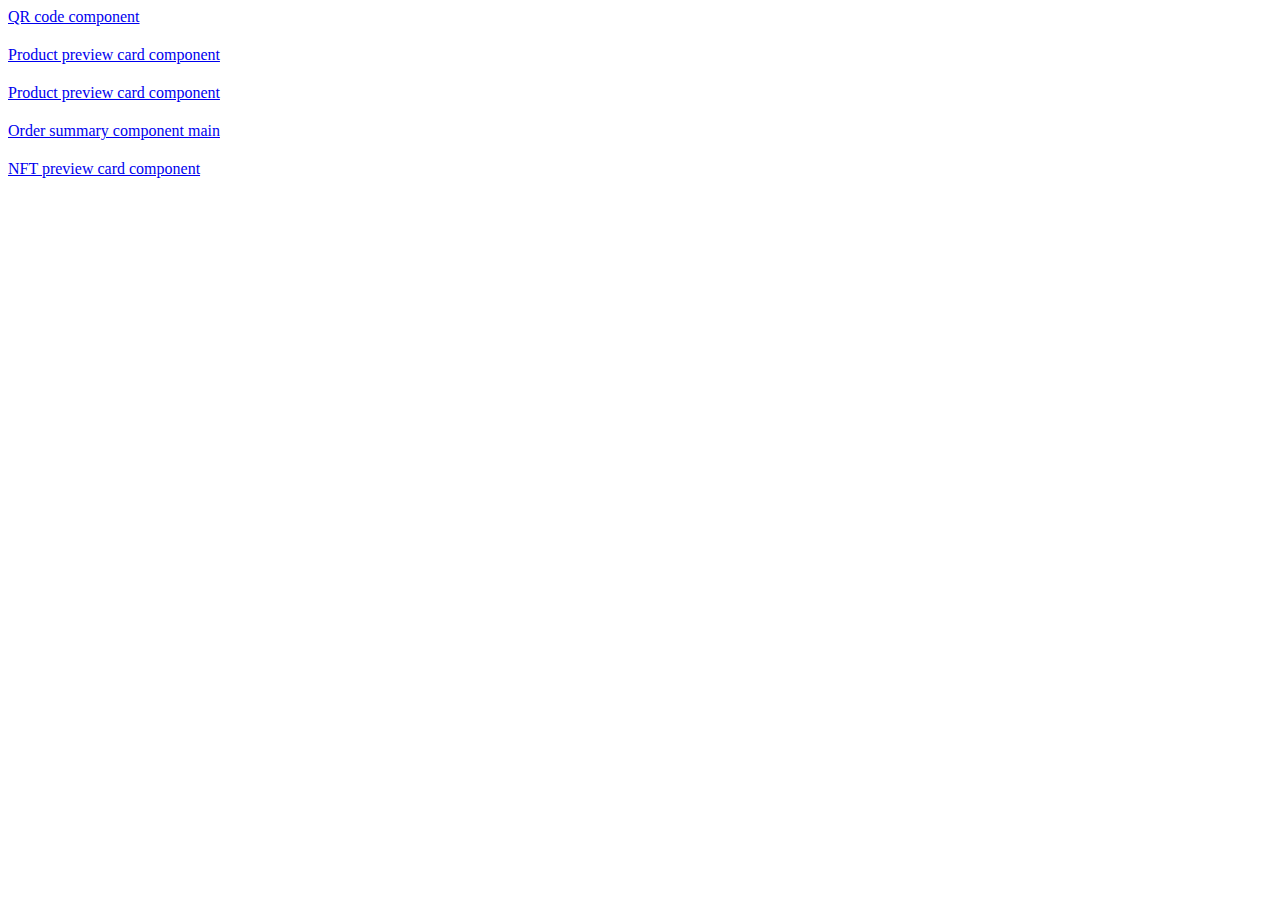
<file: index.html>
<!DOCTYPE html>
<html lang="en">
  <head>
    <meta charset="UTF-8" />
    <meta http-equiv="X-UA-Compatible" content="IE=edge" />
    <meta name="viewport" content="width=device-width, initial-scale=1.0" />
    <link rel="stylesheet" href="style.css" />

    <link
      rel="icon"
      type="image/png"
      sizes="32x32"
      href="./images/favicon-32x32.png"
    />

    <title>The Frontend Mentor Challenges</title>
  </head>
  <body>
    <a href="./challenges/qr-code-component-main/index.html"
      >QR code component</a
    >
    <a href="./challenges/product-preview-card-component-main/index.html"
      >Product preview card component</a
    >
    <a href="./challenges/stats-preview-card-component-main/index.html"
      >Product preview card component</a
    >
    <a href="./challenges/order-summary-component-main/"
      >Order summary component main</a
    >
    <a href="./challenges/nft-preview-card-component-main/"
      >NFT preview card component</a
    >
  </body>
</html>
</file>
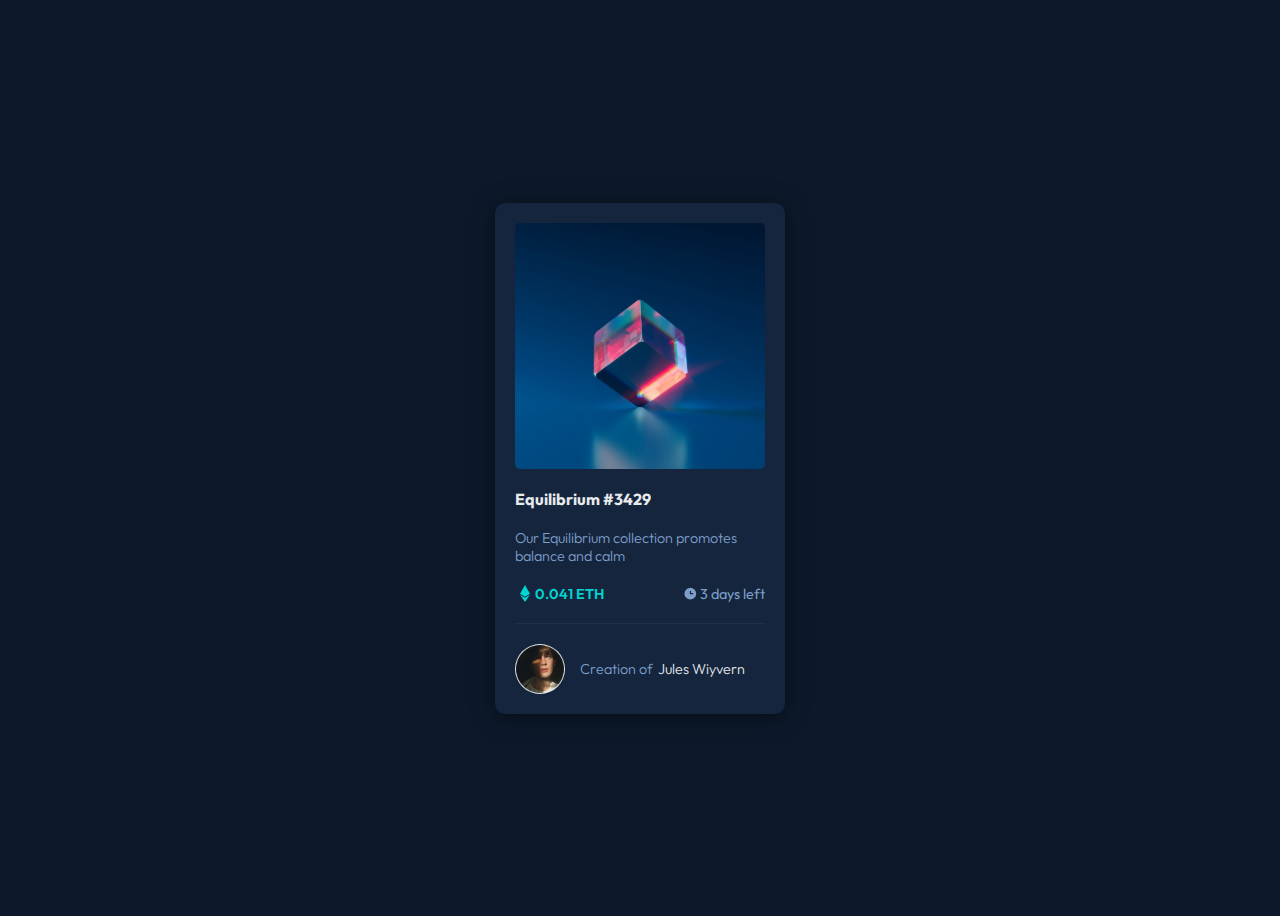
<file: challenges/nft-preview-card-component-main/index.html>
<!DOCTYPE html>
<html lang="en">
  <head>
    <meta charset="UTF-8" />
    <meta name="viewport" content="width=device-width, initial-scale=1.0" />
    <!-- displays site properly based on user's device -->

    <link rel="preconnect" href="https://fonts.googleapis.com" />
    <link rel="preconnect" href="https://fonts.gstatic.com" crossorigin />
    <link
      href="https://fonts.googleapis.com/css2?family=Outfit:wght@300;400;600&display=swap"
      rel="stylesheet"
    />

    <link rel="stylesheet" href="style.css" />

    <link
      rel="icon"
      type="image/png"
      sizes="32x32"
      href="./images/favicon-32x32.png"
    />

    <title>Frontend Mentor | NFT preview card component</title>
  </head>
  <body>
    <div class="card">
      <div class="card-img">
        <div class="background-img"></div>
        <div class="card-img-hover">
          <img class="eye-icon" src="images/icon-view.svg"></img>
        </div>
      </div>

      <div class="card-content">
        <div class="card-title">Equilibrium #3429</div>
        <div class="card-paragraph">
          Our Equilibrium collection promotes balance and calm
        </div>
        <div class="card-eth-days">
          <div class="card-eth">0.041 ETH</div>
          <div class="card-days-left">3 days left</div>
        </div>
        <div class="card-user">
          <div class="user-profile-img"></div>
          <div class="user-creation">Creation of</div>
          <div class="user-name">Jules Wiyvern</div>
        </div>
      </div>
    </div>
  </body>
</html>
</file>
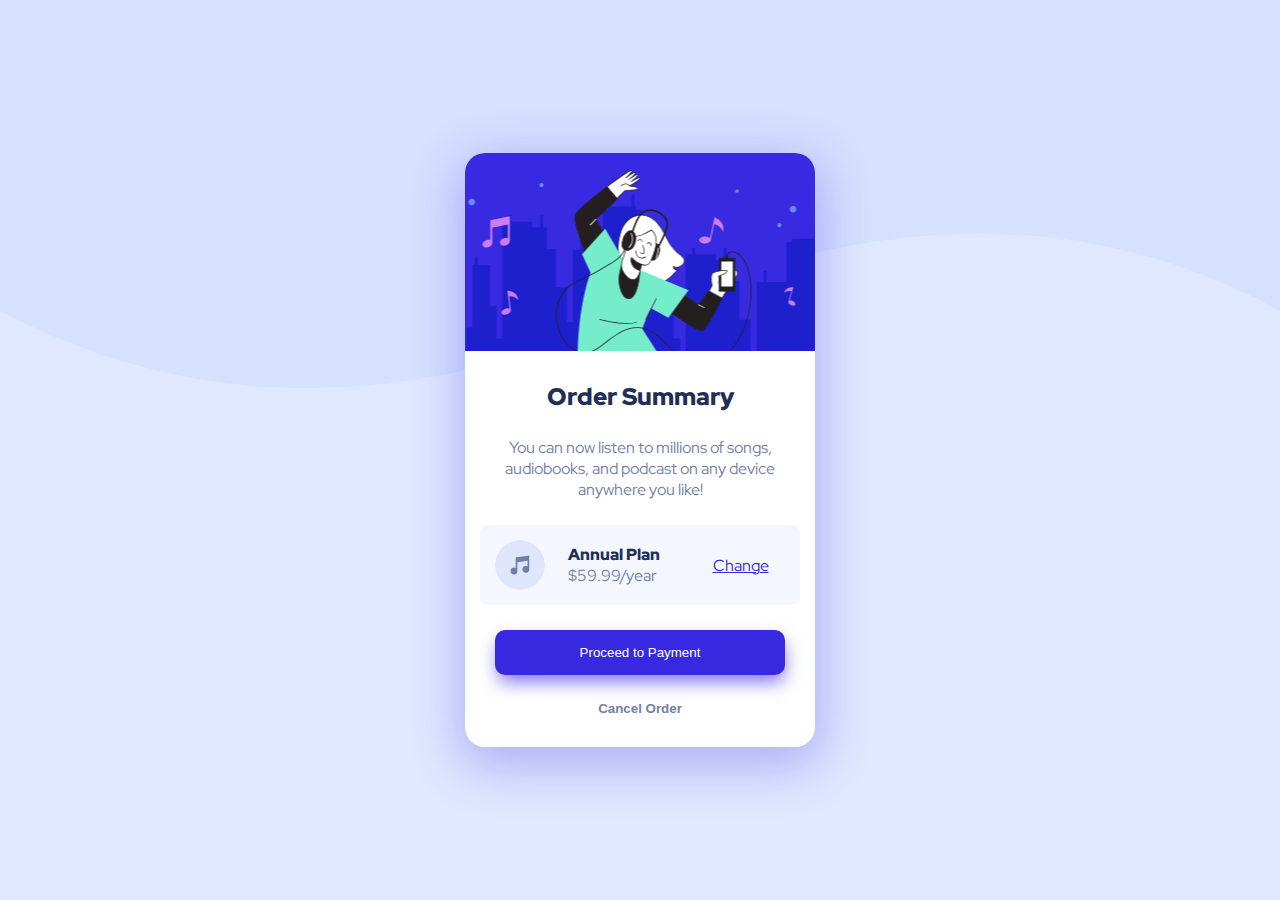
<file: challenges/order-summary-component-main/index.html>
<!DOCTYPE html>
<html lang="en">
  <head>
    <meta charset="UTF-8" />
    <meta name="viewport" content="width=device-width, initial-scale=1.0" />
    <!-- displays site properly based on user's device -->

    <link rel="preconnect" href="https://fonts.googleapis.com" />
    <link rel="preconnect" href="https://fonts.gstatic.com" crossorigin />
    <link
      href="https://fonts.googleapis.com/css2?family=Red+Hat+Display:wght@500;700;900&display=swap"
      rel="stylesheet"
    />

    <link rel="stylesheet" href="style.css" />

    <link
      rel="icon"
      type="image/png"
      sizes="32x32"
      href="./images/favicon-32x32.png"
    />

    <title>Frontend Mentor | Order summary card</title>
  </head>
  <body>
    <div class="backround">
      <div class="order-summmary-component">
        <div class="order-summary-img"></div>
        <div class="order-summary-content">
          <div class="order-summary-title">Order Summary</div>
          <div class="order-summary-paragraph">
            You can now listen to millions of songs, audiobooks, and podcast on
            any device anywhere you like!
          </div>
          <div class="annual-plan-container">
            <div class="annual-plan-icon"></div>
            <div class="annual-plan-title">Annual Plan</div>
            <div class="annual-plan-price">$59.99/year</div>
            <div class="annual-plan-change">Change</div>
          </div>
          <button class="proceed-payment">Proceed to Payment</button>
          <button class="cancel-order">Cancel Order</button>
        </div>
      </div>
    </div>
  </body>
</html>
</file>
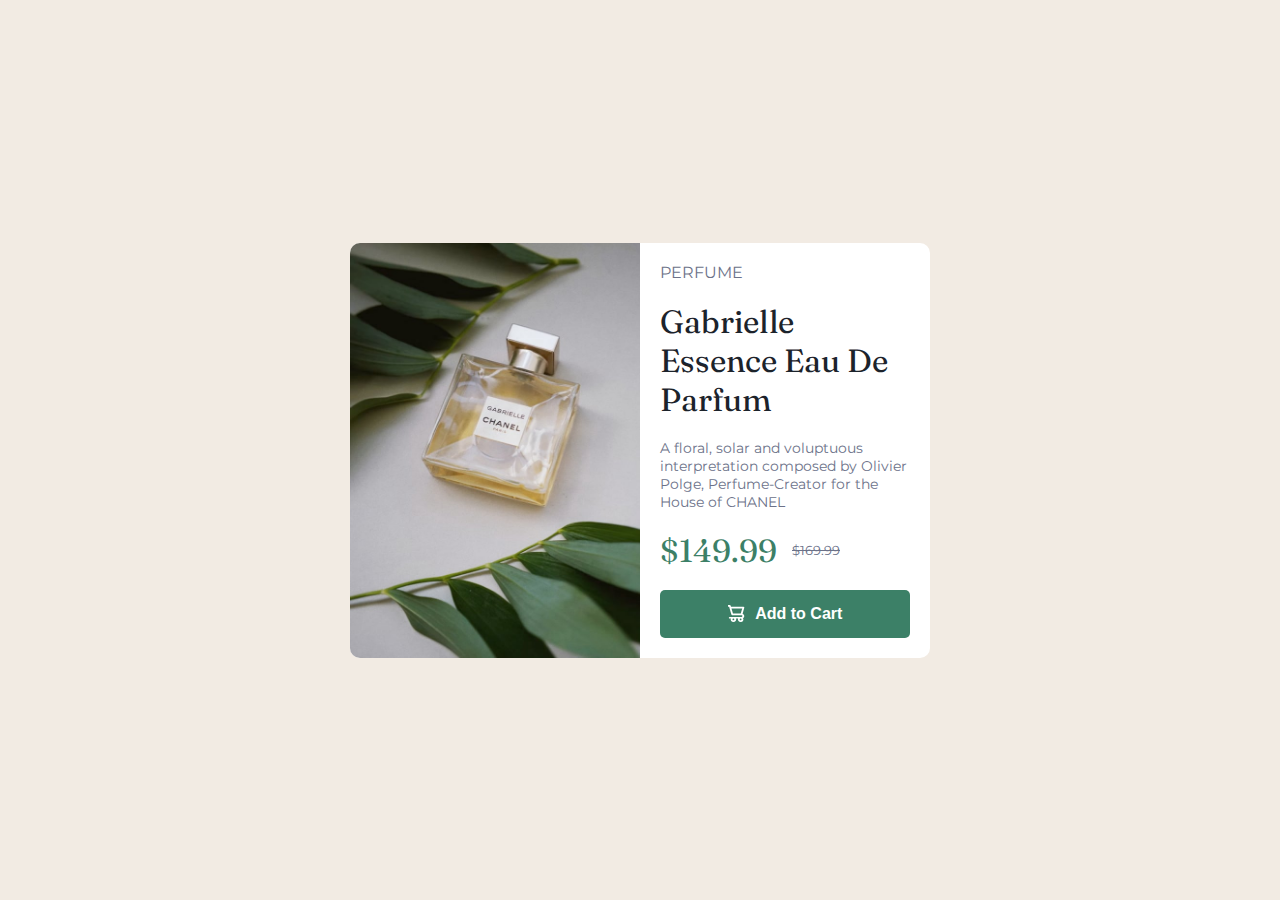
<file: challenges/product-preview-card-component-main/index.html>
<!DOCTYPE html>
<html lang="en">
  <head>
    <meta charset="UTF-8" />
    <meta name="viewport" content="width=device-width, initial-scale=1.0" />
    <!-- displays site properly based on user's device -->

    <link rel="preconnect" href="https://fonts.googleapis.com" />
    <link rel="preconnect" href="https://fonts.gstatic.com" crossorigin />
    <link
      href="https://fonts.googleapis.com/css2?family=Fraunces:opsz,wght@9..144,700&family=Montserrat:wght@500;700&display=swap"
      rel="stylesheet"
    />

    <link rel="stylesheet" href="style.css" />

    <link
      rel="icon"
      type="image/png"
      sizes="32x32"
      href="./images/favicon-32x32.png"
    />

    <title>Frontend Mentor | Product preview card component</title>
  </head>
  <body>
    <div class="product-preview">
      <div class="product-img"></div>
      <div class="product">
        <div class="product-category">Perfume</div>
        <div class="product-name">Gabrielle Essence Eau De Parfum</div>
        <div class="product-description">
          A floral, solar and voluptuous interpretation composed by Olivier
          Polge, Perfume-Creator for the House of CHANEL
        </div>
        <div class="price">
          <div class="new-price">$149.99</div>
          <div class="old-price">$169.99</div>
        </div>
        <button class="add-to-cart">
          <div class="icon"></div>
          Add to Cart
        </button>
      </div>
    </div>
  </body>
</html>
</file>
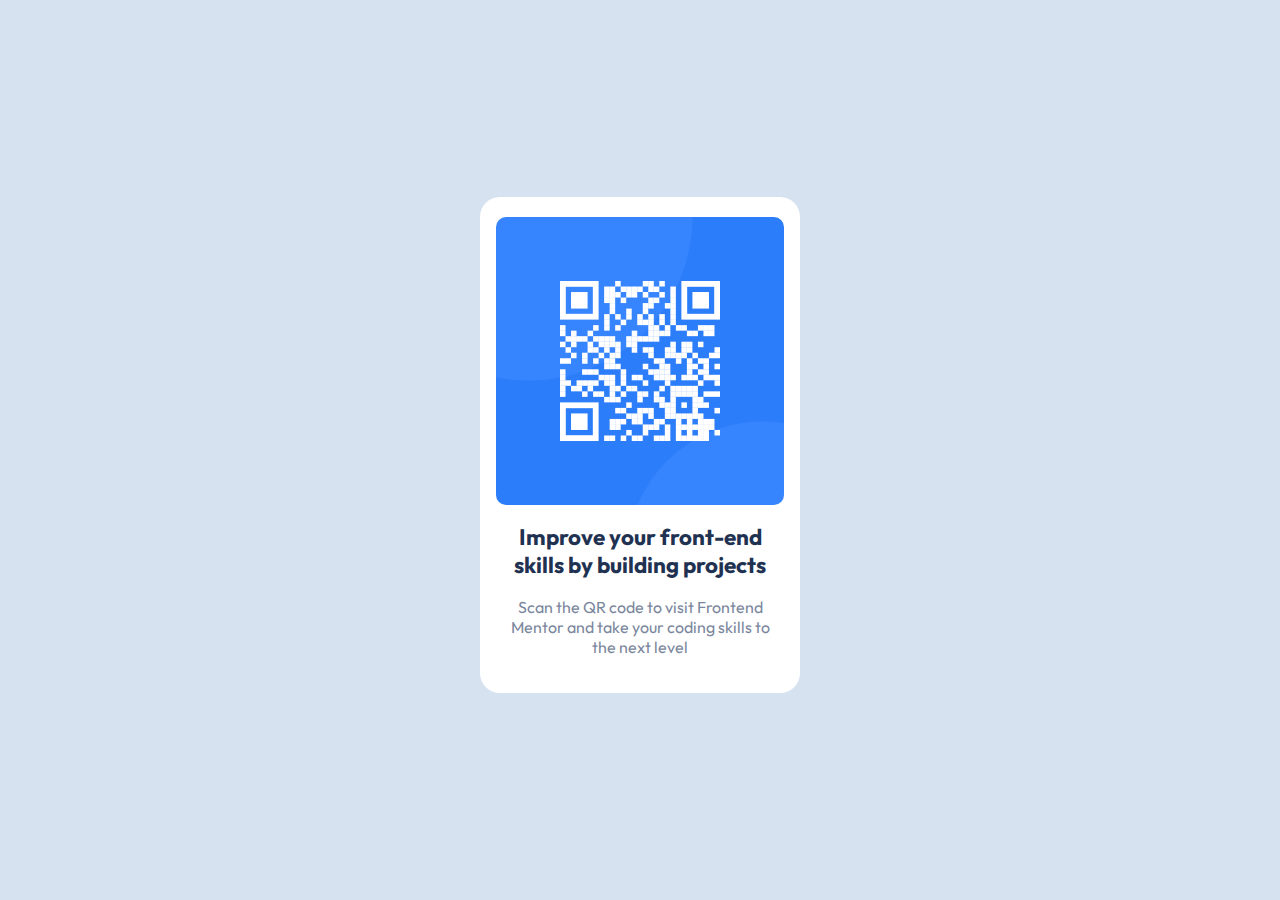
<file: challenges/qr-code-component-main/index.html>
<!DOCTYPE html>
<html lang="en">
  <head>
    <meta charset="UTF-8" />
    <meta name="viewport" content="width=device-width, initial-scale=1.0" />
    <!-- displays site properly based on user's device -->

    <link rel="preconnect" href="https://fonts.googleapis.com" />
    <link rel="preconnect" href="https://fonts.gstatic.com" crossorigin />
    <link
      href="https://fonts.googleapis.com/css2?family=Outfit:wght@400;700&display=swap"
      rel="stylesheet"
    />

    <link
      rel="icon"
      type="image/png"
      sizes="32x32"
      href="./images/favicon-32x32.png"
    />

    <link rel="stylesheet" href="style.css" />

    <title>Frontend Mentor | QR code component</title>
  </head>
  <body>
    <div class="qr-container">
      <div class="qr-img"></div>
      <div class="qr-title">
        Improve your front-end skills by building projects
      </div>
      <div class="qr-text">
        Scan the QR code to visit Frontend Mentor and take your coding skills to
        the next level
      </div>
    </div>
  </body>
</html>
</file>
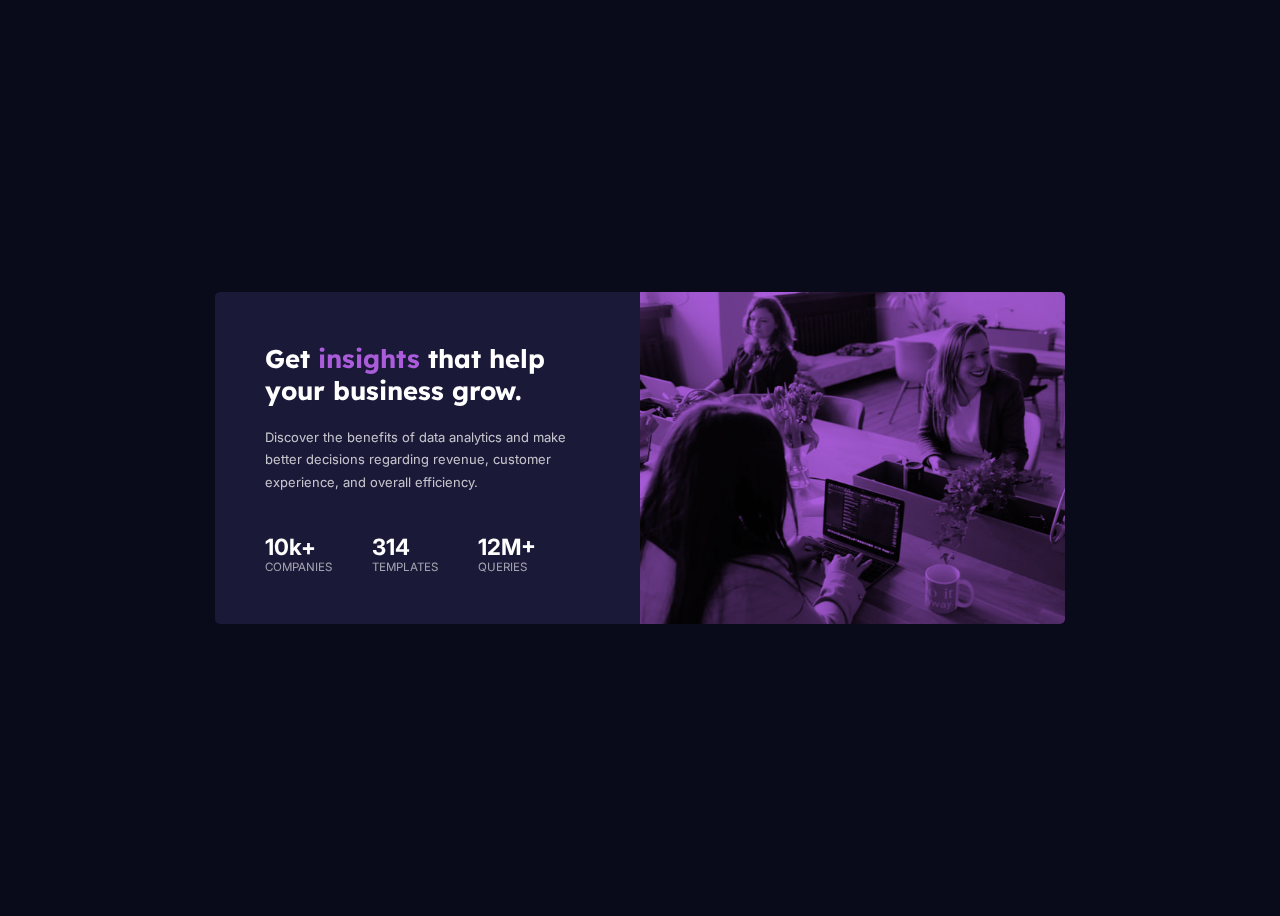
<file: challenges/stats-preview-card-component-main/index.html>
<!DOCTYPE html>
<html lang="en">
  <head>
    <meta charset="UTF-8" />
    <meta name="viewport" content="width=device-width, initial-scale=1.0" />
    <!-- displays site properly based on user's device -->
    <link rel="preconnect" href="https://fonts.googleapis.com" />
    <link rel="preconnect" href="https://fonts.gstatic.com" crossorigin />
    <link
      href="https://fonts.googleapis.com/css2?family=Inter:wght@400;700&family=Lexend+Deca&display=swap"
      rel="stylesheet"
    />

    <link rel="stylesheet" href="style.css" />

    <link
      rel="icon"
      type="image/png"
      sizes="32x32"
      href="./images/favicon-32x32.png"
    />

    <title>Frontend Mentor | Stats preview card component</title>
  </head>
  <body>
    <div class="card-component">
      <div class="card-content">
        <div class="card-title">
          Get <span>insights</span> that help your business grow.
        </div>
        <div class="card-paragraph">
          Discover the benefits of data analytics and make better decisions
          regarding revenue, customer experience, and overall efficiency.
        </div>
        <div class="card-stats">
          <div class="companies">
            <div class="stat-values">10k+</div>
            <div class="stat-name">companies</div>
          </div>
          <div class="templates">
            <div class="stat-values">314</div>
            <div class="stat-name">templates</div>
          </div>
          <div class="queries">
            <div class="stat-values">12M+</div>
            <div class="stat-name">queries</div>
          </div>
        </div>
      </div>
      <div class="card-image">
        <div class="violet-layer"></div>
      </div>
    </div>
  </body>
</html>
</file>
<file: style.css>
body {
  display: flex;
  flex-direction: column;
  gap: 20px;
}
</file>
<file: challenges/nft-preview-card-component-main/style.css>
body {
  font-family: "Outfit", sans-serif;
  background-color: hsl(217, 54%, 11%);
  min-height: 100vh;
  display: flex;
  justify-content: center;
  align-items: center;
}

.card {
  background-color: hsl(216, 50%, 16%);
  padding: 20px;
  display: grid;
  grid-template-rows: 1.2fr 1fr;
  gap: 20px;
  border-radius: 10px;
  max-width: 250px;
  box-shadow: 0px 3px 24px 1px rgba(0, 0, 0, 0.49);
}

.card-img {
  position: relative;
}

.background-img {
  background: url(images/image-equilibrium.jpg) no-repeat;
  background-position: center;
  background-size: 100% 100%;
  border-radius: 5px;
  height: 100%;
  width: 100%;
}

.card-img-hover {
  background-color: hsl(178, 100%, 50%, 0.5);
  position: absolute;
  inset: 0;
  border-radius: 5px;
  display: flex;
  justify-content: center;
  align-items: center;
  opacity: 0;
}

.card-img-hover:hover {
  opacity: 1;
}

.card-content {
  display: flex;
  flex-direction: column;
  gap: 20px;
}

.card-title {
  color: hsl(0, 0%, 100%);
  font-weight: bold;
  opacity: 0.9;
}

.card-title:hover {
  cursor: pointer;
  color: hsl(178, 100%, 50%);
}

.card-paragraph {
  color: hsl(215, 51%, 70%);
  font-weight: 300;
  font-size: 0.9em;
  opacity: 0.9;
}

.card-eth-days {
  display: flex;
  justify-content: space-between;
  align-items: center;
}

.card-eth {
  color: hsl(178, 100%, 50%);
  font-weight: 600;
  font-size: 0.9em;
  opacity: 0.8;
}

.card-eth::before {
  content: "";
  background: url(images/icon-ethereum.svg) no-repeat;
  background-size: 10px 17px;
  background-position: center;
  padding: 10px;
}

.card-days-left {
  color: hsl(215, 51%, 70%);
  opacity: 0.9;
  font-weight: 400;
  font-size: 0.9em;
}

.card-days-left::before {
  content: "";
  background: url(images/icon-clock.svg) no-repeat;
  background-size: 15px 15px;
  background-position: center;
  padding: 10px;
}

.card-user {
  display: flex;
  gap: 5px;
  font-weight: 300;
  font-size: 0.9em;
  opacity: 0.9;
  border-top: 1px solid rgb(139, 172, 218, 0.1);
  padding-top: 20px;
  align-items: center;
}

.user-profile-img {
  background: url(images/image-avatar.png) no-repeat;
  background-size: 95% 95%;
  background-position: center;
  background-color: hsl(0, 0%, 100%);
  border-radius: 50px;
  height: 50px;
  width: 50px;
  margin-right: 10px;
}

.user-creation {
  color: hsl(215, 51%, 70%);
}

.user-name {
  color: hsl(0, 0%, 100%);
}

.user-name:hover {
  cursor: pointer;
  color: hsl(178, 100%, 50%);
}
</file>
<file: challenges/order-summary-component-main/style.css>
body {
  font-family: "Red Hat Display", sans-serif;
  font-size: 16px;
  background-color: hsl(225, 100%, 94%);
  margin: 0;
  min-height: 100vh;
}

.backround {
  background: url(images/pattern-background-desktop.svg) no-repeat;
  background-size: contain;
  width: 100vw;
  height: 100vh;

  display: flex;
  justify-content: center;
  align-items: center;
}

.order-summmary-component {
  background-color: #fff;
  display: grid;
  grid-template-rows: 1fr 2fr;
  max-width: 350px;
  border-radius: 20px;
  box-shadow: 1px 14px 49px 6px rgba(56, 41, 224, 0.29);
}

.order-summary-img {
  background: url(images/illustration-hero.svg) no-repeat;
  background-position: center;
  background-size: cover;
  border-radius: 20px 20px 0 0;
}

.order-summary-content {
  display: flex;
  flex-direction: column;
  align-items: center;
  gap: 25px;
  padding: 30px;
}

.order-summary-title {
  color: hsl(223, 47%, 23%);
  font-weight: 900;
  font-size: 1.5em;
}

.order-summary-paragraph {
  color: hsl(224, 23%, 55%);
  text-align: center;
}

.annual-plan-container {
  background-color: hsl(225, 100%, 98%);
  border-radius: 8px;
  width: 100%;
  padding: 15px;
  display: grid;
  grid-template-columns: 1fr 2fr 1fr;
  grid-template-rows: 1fr 1fr;
}

.annual-plan-icon {
  background: url(images//icon-music.svg);
  background-size: cover;
  background-position: center;
  height: 50px;
  width: 50px;
  border-radius: 50px;

  grid-row: 1/3;
}

.annual-plan-title {
  align-self: flex-end;
  color: hsl(223, 47%, 23%);
  font-weight: 900;
}

.annual-plan-price {
  color: hsl(224, 23%, 55%);
}

.annual-plan-change {
  grid-column: 3/4;
  grid-row: 1/3;
  align-self: center;
  color: hsl(245, 75%, 52%);
  text-decoration: underline;
}

.annual-plan-change:hover {
  text-decoration: none;
  cursor: pointer;
}

.proceed-payment {
  background-color: hsl(245, 75%, 52%);
  color: #fff;
  border-style: none;
  border-radius: 10px;
  width: 100%;
  padding: 15px;
  box-shadow: 1px 9px 18px -2px rgba(56, 41, 224, 0.64);
}

.proceed-payment:hover {
  cursor: pointer;
  opacity: 0.8;
}

.cancel-order {
  background-color: #fff;
  color: hsl(224, 23%, 55%);
  border-style: none;
  font-weight: 700;
}

.cancel-order:hover {
  color: hsl(223, 47%, 23%);
  cursor: pointer;
}

@media screen and (max-width: 375px) {
  .backround {
    background: url(images/pattern-background-mobile.svg) no-repeat;
    background-size: cover;
    background-position: center;
  }
}
</file>
<file: challenges/product-preview-card-component-main/style.css>
body {
  font-family: "Montserrat", sans-serif;
  background-color: hsl(30, 38%, 92%);
  height: 100vh;
  margin: 0;
  display: flex;
  justify-content: center;
  align-items: center;
}

.product-preview {
  background-color: hsl(0, 0%, 100%);
  width: 580px;
  display: grid;
  grid-template-columns: 1fr 1fr;
  border-radius: 10px;
}

.product-img {
  background: url(images/image-product-desktop.jpg) no-repeat;
  background-size: 100% 100%;
  height: 100%;
  border-top-left-radius: 10px;
  border-bottom-left-radius: 10px;
}

.product {
  display: flex;
  flex-direction: column;
  gap: 20px;
  padding: 20px;
}

.product-category {
  color: hsl(228, 12%, 48%);
  text-transform: uppercase;
}

.product-name {
  color: hsl(212, 21%, 14%);
  font-size: 2rem;
  font-family: "Fraunces", serif;
}

.product-description {
  color: hsl(228, 12%, 48%);
  font-size: 14px;
}

.price {
  display: flex;
  align-items: center;
  gap: 15px;
}

.new-price {
  color: hsl(158, 36%, 37%);
  font-family: "Fraunces", serif;
  font-size: 2rem;
}

.old-price {
  color: hsl(228, 12%, 48%);
  text-decoration: line-through;
  font-size: 0.8em;
}

.icon {
  background: url(images/icon-cart.svg) no-repeat;
  background-size: 100% 100%;
  height: 1.1em;
  width: 1.1em;
}
.add-to-cart {
  background-color: hsl(158, 36%, 37%);
  color: hsl(0, 0%, 100%);
  font-weight: bold;
  border-style: none;
  border-radius: 5px;
  padding: 15px;
  display: flex;
  gap: 10px;
  justify-content: center;
  font-size: 1em;
}

.add-to-cart:hover {
  transition: 0.3s;
  background-color: hsl(158, 36%, 25%);
  cursor: pointer;
}

@media screen and (max-width: 375px) {
  .product-preview {
    display: grid;
    grid-template-columns: 1fr;
    grid-template-rows: 1fr 2fr;
    margin: 20px;
  }

  .product-img {
    background: url(images/image-product-mobile.jpg) no-repeat;
    background-size: 100% 100%;
    height: 100%;
    border-top-right-radius: 10px;
    border-bottom-left-radius: 0px;
  }

  .add-to-cart {
    padding: 20px;
  }
}
</file>
<file: challenges/qr-code-component-main/style.css>
body {
  background-color: hsl(212, 45%, 89%);
  min-height: 97vh;
  font-family: "Outfit", sans-serif;
  display: flex;
  justify-content: center;
  align-items: center;
}

.qr-container {
  background-color: hsl(0, 0%, 100%);
  display: flex;
  flex-direction: column;
  align-items: center;
  text-align: center;
  border-radius: 20px;
  padding: 20px;
  width: 280px;
  height: 456px;
  gap: 18px;
}

.qr-img {
  background: url(images/image-qr-code.png) no-repeat;
  background-size: 100% 100%;
  height: 288px;
  width: 288px;
  border-radius: 10px;
}

.qr-title {
  color: hsl(218, 44%, 22%);
  font-weight: bold;
  font-size: 1.4rem;
}

.qr-text {
  color: hsl(220, 15%, 55%);
}
</file>
<file: challenges/stats-preview-card-component-main/style.css>
body {
  background-color: hsl(233, 47%, 7%);
  min-height: 100vh;
  display: flex;
  font-family: "Inter", sans-serif;
}

.card-component {
  background-color: hsl(244, 38%, 16%);
  margin: auto;
  border-radius: 5px;
  max-width: 850px;
  display: grid;
  grid-template-columns: 1fr 1fr;
}

.card-image {
  background: url(images/image-header-desktop.jpg);
  background-size: 100% 100%;
  background-position: center;
  position: relative;
  border-radius: 0 5px 5px 0;
}

.violet-layer {
  background-color: hsl(277, 64%, 61%);
  position: absolute;
  inset: 0;
  mix-blend-mode: multiply;
}

.card-content {
  display: flex;
  flex-direction: column;
  gap: 20px;
  padding: 50px;
  font-size: 0.9em;
}

.card-title {
  color: hsl(0, 0%, 100%);
  font-family: "Lexend Deca", sans-serif;
  font-weight: bold;
  font-size: 1.6rem;
}

.card-title span {
  color: hsl(277, 64%, 61%);
}

.card-paragraph {
  color: hsla(0, 0%, 100%, 0.75);
  font-size: 0.9em;
  line-height: 1.7em;
}

.card-stats {
  display: flex;
  gap: 40px;
  margin-top: 20px;
}

.stat-values {
  color: hsl(0, 0%, 100%);
  font-family: "Inter", sans-serif;
  font-weight: bold;
  font-size: 1.4rem;
}

.stat-name {
  color: hsla(0, 0%, 100%, 0.6);
  text-transform: uppercase;
  font-size: 0.8em;
}

@media screen and (max-width: 375px) {
  .card-component {
    max-width: 100vw;
    display: grid;
    grid-template-columns: 1fr;
    grid-template-rows: 1fr 1fr;
  }

  .card-image {
    grid-row: 1/2;
    background: url(images/image-header-mobile.jpg);
    background-size: cover;
    background-position: center;
    overflow: hidden;
    border-radius: 5px 5px 0 0;
  }

  .card-content {
    padding: 30px;
  }
}
</file>
